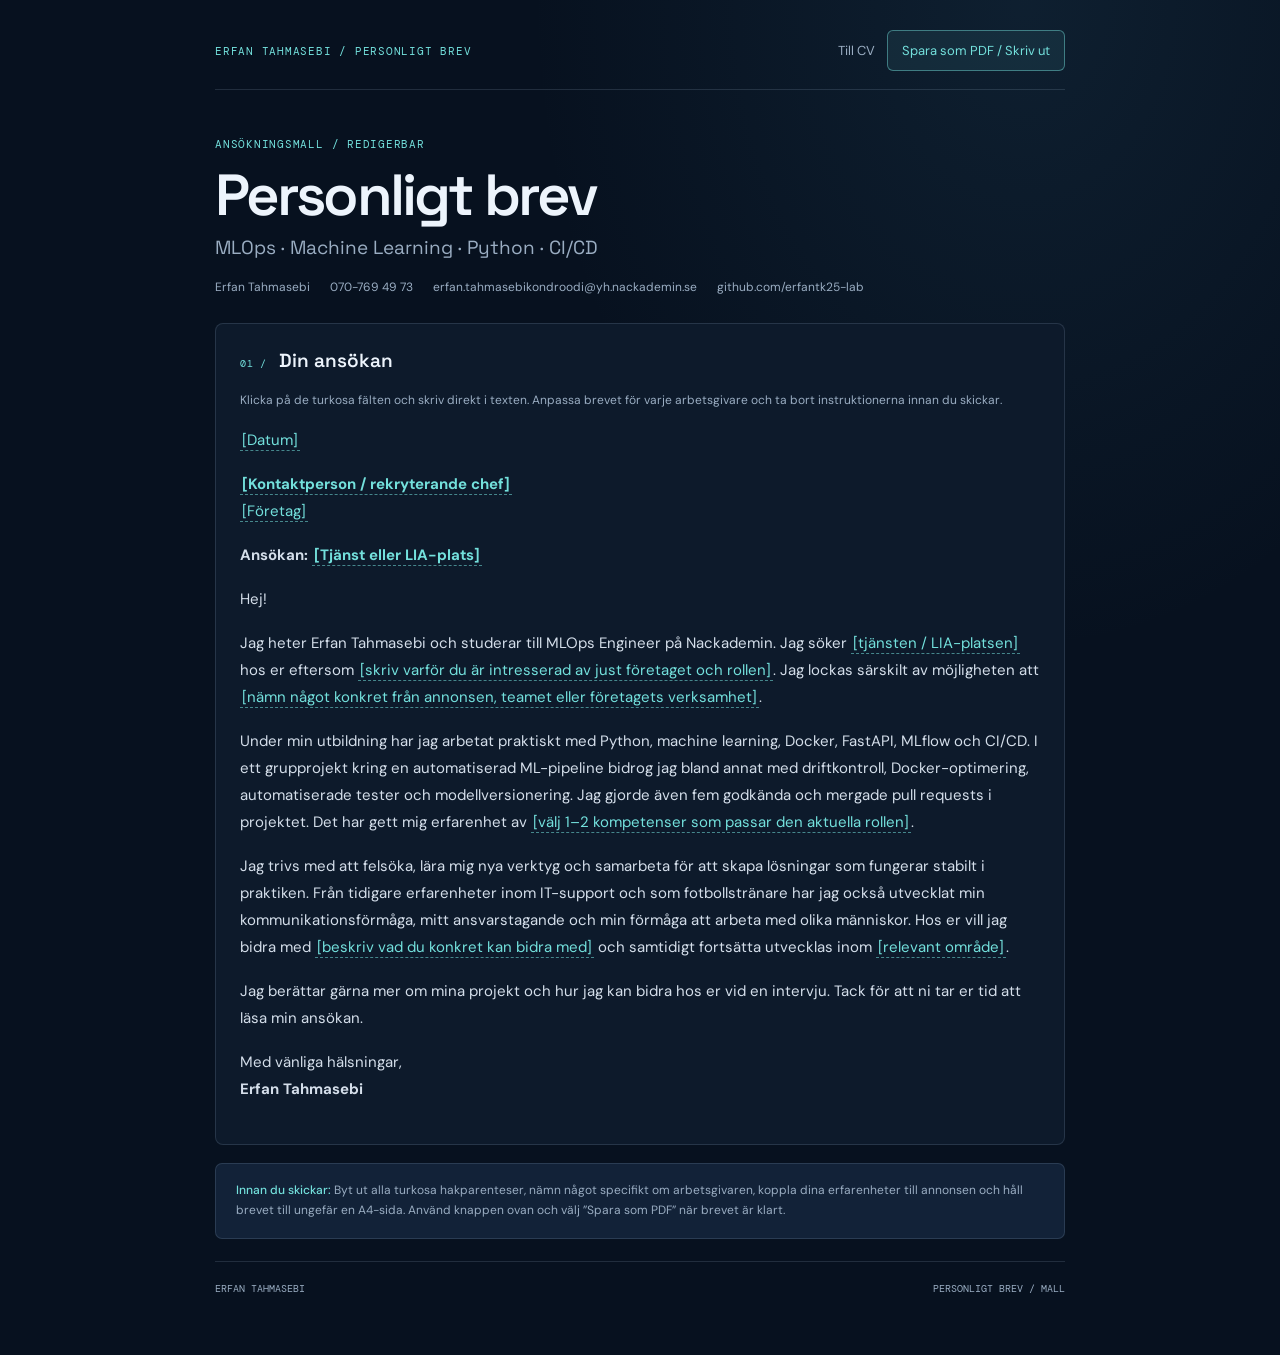
<file: personligt-brev/index.html>
<!DOCTYPE html>
<html lang="sv">
<head>
  <meta charset="UTF-8">
  <meta name="viewport" content="width=device-width, initial-scale=1.0">
  <meta name="description" content="Mall för personligt brev – Erfan Tahmasebi.">
  <meta name="theme-color" content="#07111f">
  <title>Personligt brev – Erfan Tahmasebi</title>
  <link rel="preconnect" href="https://fonts.googleapis.com">
  <link rel="preconnect" href="https://fonts.gstatic.com" crossorigin>
  <link href="https://fonts.googleapis.com/css2?family=DM+Mono:wght@400;500&family=DM+Sans:wght@400;500;600;700&family=Space+Grotesk:wght@400;500;600;700&display=swap" rel="stylesheet">
  <style>
    :root {
      --bg:#07111f; --surface:#0d1a2b; --surface-light:#122238;
      --text:#edf4fc; --muted:#9aadc2; --accent:#73e0dc;
      --border:rgba(180,205,230,.15);
      --mono:"DM Mono",monospace; --body:"DM Sans",sans-serif;
      --heading:"Space Grotesk",sans-serif;
    }
    * { box-sizing:border-box; }
    body {
      margin:0; background:radial-gradient(ellipse at 80% 0%,rgba(55,113,145,.15),transparent 34%),var(--bg);
      color:var(--text); font:15px/1.65 var(--body);
    }
    a { color:inherit; text-decoration:none; }
    a:hover { color:var(--accent); }
    .page { width:min(100% - 40px,850px); margin:auto; padding:30px 0 60px; }
    .topbar { display:flex; justify-content:space-between; align-items:center; gap:18px; padding-bottom:18px; border-bottom:1px solid var(--border); }
    .brand,.eyebrow,.label { font-family:var(--mono); text-transform:uppercase; letter-spacing:.07em; }
    .brand { color:var(--accent); font-size:11px; }
    .actions { display:flex; align-items:center; gap:12px; color:var(--muted); font-size:13px; }
    button { cursor:pointer; border:1px solid rgba(115,224,220,.45); background:rgba(115,224,220,.08); color:var(--accent); border-radius:6px; padding:9px 14px; font:inherit; }
    button:hover { background:rgba(115,224,220,.16); }
    .hero { padding:45px 0 25px; }
    .eyebrow { color:var(--accent); font-size:11px; margin:0 0 12px; }
    h1,h2,h3,p { margin-top:0; }
    h1 { font:600 clamp(36px,7vw,58px)/1.03 var(--heading); letter-spacing:-.05em; margin-bottom:10px; }
    .subtitle { color:var(--muted); font:19px var(--heading); margin-bottom:18px; }
    .contact { display:flex; flex-wrap:wrap; gap:8px 20px; color:var(--muted); font-size:12px; }
    .panel { padding:24px; background:var(--surface); border:1px solid var(--border); border-radius:8px; }
    .panel-head { display:flex; align-items:baseline; gap:12px; margin-bottom:18px; }
    .label { color:var(--accent); font-size:10px; }
    h2 { font:600 19px var(--heading); margin:0; }
    .hint { color:var(--muted); font-size:12px; margin:0 0 16px; }
    .letter { color:#d4deea; font-size:15px; line-height:1.8; }
    .letter p { margin:0 0 17px; }
    [contenteditable="true"] { outline:none; border-bottom:1px dashed rgba(115,224,220,.55); color:var(--text); padding:0 2px; min-width:50px; }
    [contenteditable="true"]:focus { background:rgba(115,224,220,.08); border-radius:3px; }
    .placeholder { color:var(--accent); }
    .tips { margin-top:18px; padding:17px 20px; background:var(--surface-light); border:1px solid var(--border); border-radius:7px; color:var(--muted); font-size:12px; }
    .tips strong { color:var(--accent); font-weight:500; }
    footer { display:flex; justify-content:space-between; gap:12px; padding-top:20px; margin-top:22px; border-top:1px solid var(--border); color:var(--muted); font:10px var(--mono); }
    @media(max-width:600px) { .page{width:calc(100% - 28px);padding-top:18px}.topbar{align-items:flex-start;flex-direction:column}.hero{padding:32px 0 20px}.panel{padding:17px}.letter{font-size:14px} }
    @page { size:A4 portrait; margin:16mm; }
    @media print {
      html,body { background:#07111f !important; color:#edf4fc !important; print-color-adjust:exact !important; -webkit-print-color-adjust:exact !important; }
      body { font-size:11pt; }
      .page { width:100%; max-width:none; padding:0; }
      .topbar { padding-bottom:10px; }
      .actions,.tips,.no-print { display:none !important; }
      .hero { padding:24px 0 18px; }
      h1 { font-size:32pt; }
      .panel { padding:18px; }
      .letter { font-size:11pt; line-height:1.65; }
      [contenteditable="true"] { border:0; background:none !important; }
      footer { margin-top:14px; }
    }
  </style>
</head>
<body>
  <main class="page">
    <nav class="topbar">
      <div class="brand">ERFAN TAHMASEBI / PERSONLIGT BREV</div>
      <div class="actions">
        <a href="../cv/">Till CV</a>
        <button type="button" onclick="window.print()">Spara som PDF / Skriv ut</button>
      </div>
    </nav>

    <header class="hero">
      <p class="eyebrow">ANSÖKNINGSMALL / REDIGERBAR</p>
      <h1>Personligt brev</h1>
      <p class="subtitle">MLOps · Machine Learning · Python · CI/CD</p>
      <div class="contact">
        <span>Erfan Tahmasebi</span>
        <span>070-769 49 73</span>
        <span>erfan.tahmasebikondroodi@yh.nackademin.se</span>
        <span>github.com/erfantk25-lab</span>
      </div>
    </header>

    <section class="panel">
      <div class="panel-head">
        <span class="label">01 /</span>
        <h2>Din ansökan</h2>
      </div>
      <p class="hint no-print">Klicka på de turkosa fälten och skriv direkt i texten. Anpassa brevet för varje arbetsgivare och ta bort instruktionerna innan du skickar.</p>

      <div class="letter">
        <p><span contenteditable="true" class="placeholder">[Datum]</span></p>
        <p>
          <strong><span contenteditable="true" class="placeholder">[Kontaktperson / rekryterande chef]</span></strong><br>
          <span contenteditable="true" class="placeholder">[Företag]</span>
        </p>
        <p><strong>Ansökan: <span contenteditable="true" class="placeholder">[Tjänst eller LIA-plats]</span></strong></p>

        <p>Hej!</p>

        <p>
          Jag heter Erfan Tahmasebi och studerar till MLOps Engineer på Nackademin.
          Jag söker <span contenteditable="true" class="placeholder">[tjänsten / LIA-platsen]</span>
          hos er eftersom <span contenteditable="true" class="placeholder">[skriv varför du är intresserad av just företaget och rollen]</span>.
          Jag lockas särskilt av möjligheten att <span contenteditable="true" class="placeholder">[nämn något konkret från annonsen, teamet eller företagets verksamhet]</span>.
        </p>

        <p>
          Under min utbildning har jag arbetat praktiskt med Python, machine learning,
          Docker, FastAPI, MLflow och CI/CD. I ett grupprojekt kring en automatiserad
          ML-pipeline bidrog jag bland annat med driftkontroll, Docker-optimering,
          automatiserade tester och modellversionering. Jag gjorde även fem godkända
          och mergade pull requests i projektet. Det har gett mig erfarenhet av
          <span contenteditable="true" class="placeholder">[välj 1–2 kompetenser som passar den aktuella rollen]</span>.
        </p>

        <p>
          Jag trivs med att felsöka, lära mig nya verktyg och samarbeta för att
          skapa lösningar som fungerar stabilt i praktiken. Från tidigare erfarenheter
          inom IT-support och som fotbollstränare har jag också utvecklat min
          kommunikationsförmåga, mitt ansvarstagande och min förmåga att arbeta med
          olika människor. Hos er vill jag bidra med <span contenteditable="true" class="placeholder">[beskriv vad du konkret kan bidra med]</span>
          och samtidigt fortsätta utvecklas inom <span contenteditable="true" class="placeholder">[relevant område]</span>.
        </p>

        <p>
          Jag berättar gärna mer om mina projekt och hur jag kan bidra hos er
          vid en intervju. Tack för att ni tar er tid att läsa min ansökan.
        </p>

        <p>Med vänliga hälsningar,<br><strong>Erfan Tahmasebi</strong></p>
      </div>
    </section>

    <aside class="tips no-print">
      <strong>Innan du skickar:</strong> Byt ut alla turkosa hakparenteser, nämn något specifikt om arbetsgivaren,
      koppla dina erfarenheter till annonsen och håll brevet till ungefär en A4-sida.
      Använd knappen ovan och välj ”Spara som PDF” när brevet är klart.
    </aside>

    <footer>
      <span>ERFAN TAHMASEBI</span>
      <span>PERSONLIGT BREV / MALL</span>
    </footer>
  </main>
</body>
</html>
</file>
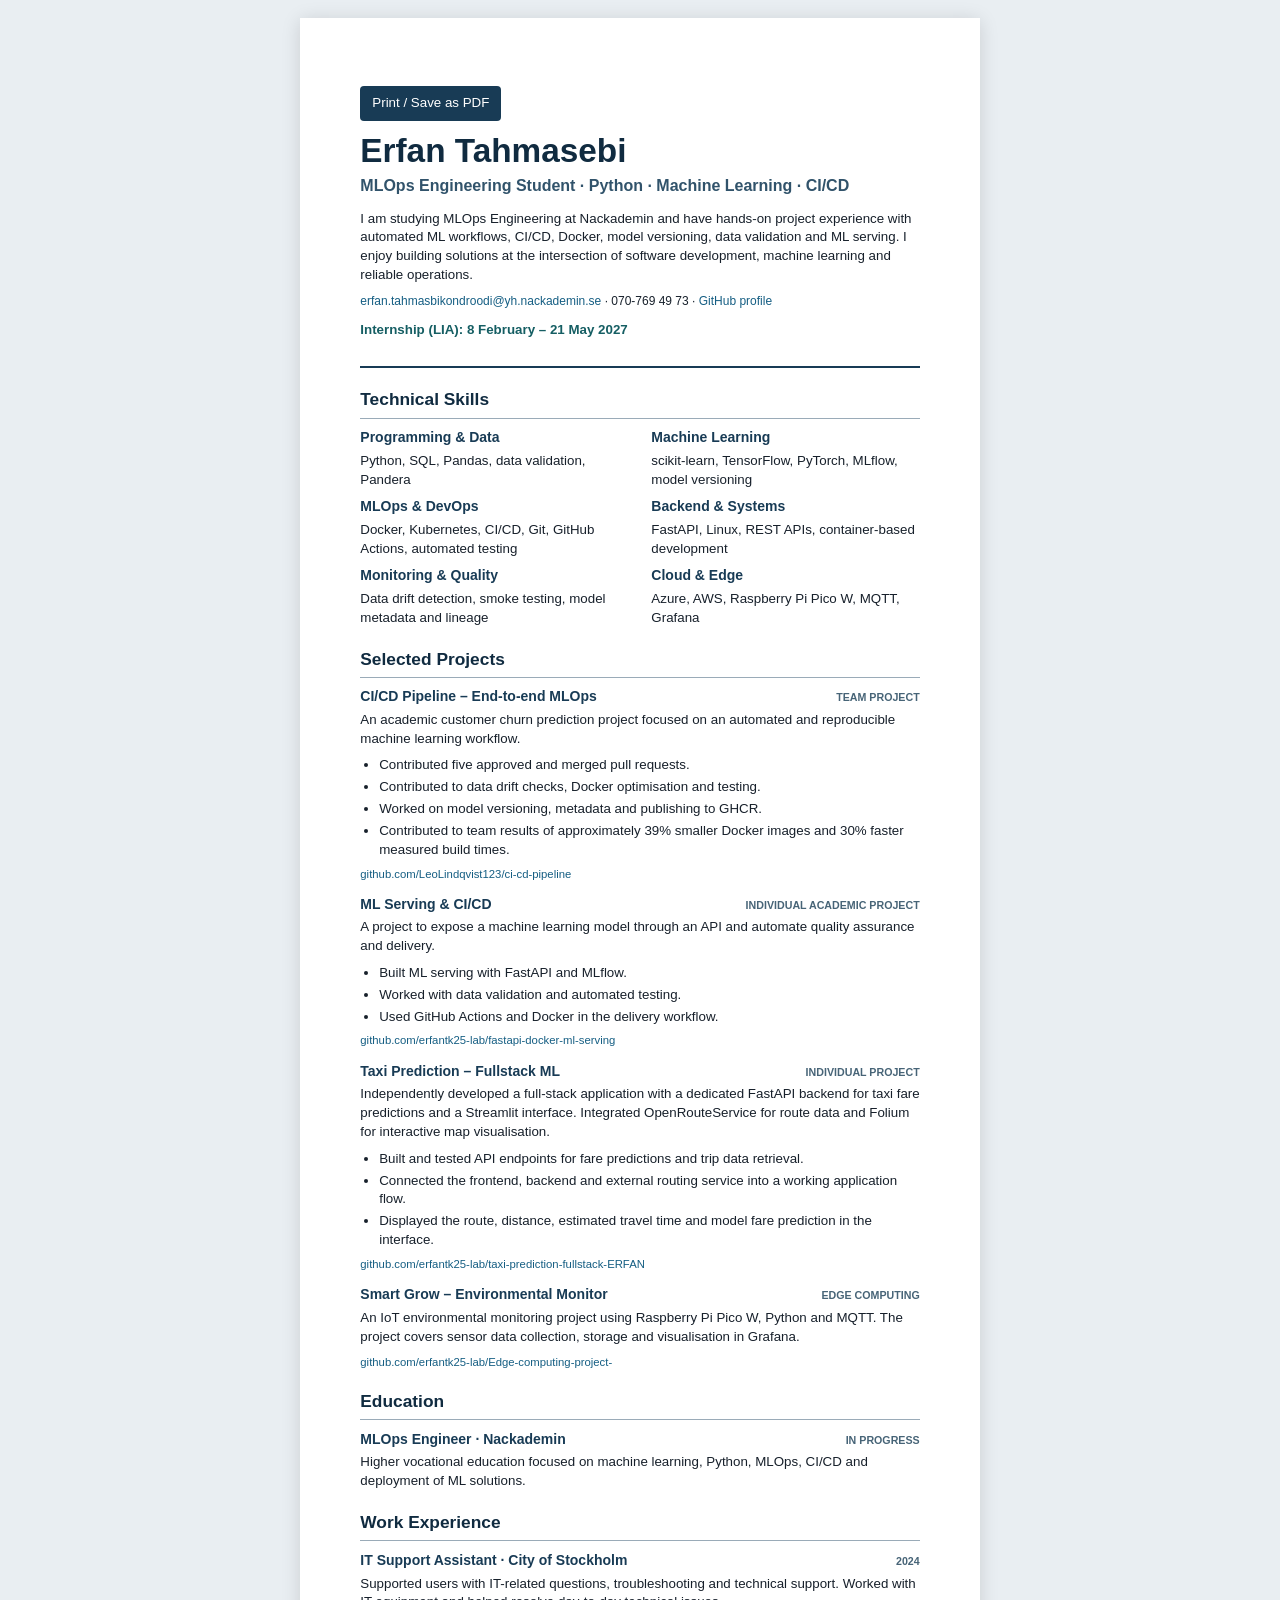
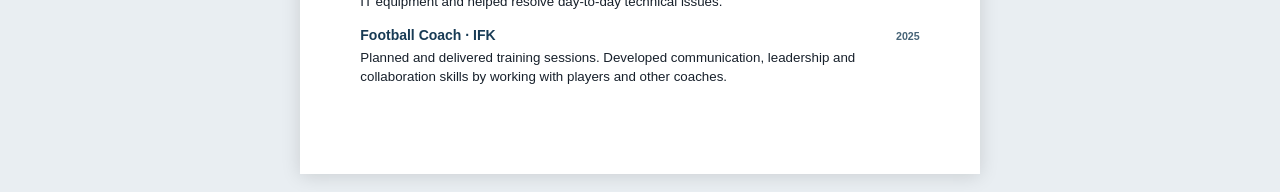
<file: cv/en/print.html>
<!doctype html>
<html lang="en">
<head>
<meta charset="utf-8">
<meta name="viewport" content="width=device-width, initial-scale=1">
<title>Erfan Tahmasebi – CV (Print)</title>
<style>
  @page { size: A4; margin: 15mm 16mm; }
  * { box-sizing: border-box; }
  body { margin: 0; color: #17202b; background: #fff; font: 10pt/1.42 Arial, Helvetica, sans-serif; }
  main { max-width: 180mm; margin: 0 auto; }
  header { border-bottom: 2px solid #183b55; padding-bottom: 5mm; margin-bottom: 5mm; }
  h1 { font-size: 25pt; line-height: 1.05; margin: 0 0 2mm; color: #102b40; }
  .role { font-size: 12pt; font-weight: 600; margin: 0 0 3mm; color: #31536b; }
  .contact { font-size: 9pt; overflow-wrap: anywhere; }
  .availability { margin-top: 3mm; font-weight: 700; color: #155e63; }
  section { margin: 0 0 5mm; break-inside: auto; }
  h2 { font-size: 13pt; color: #102b40; border-bottom: 1px solid #9aabb8; padding-bottom: 1.5mm; margin: 0 0 2.5mm; }
  h3 { font-size: 10.5pt; margin: 0 0 1mm; color: #183b55; }
  p { margin: 0 0 2mm; }
  .skills { display: grid; grid-template-columns: 1fr 1fr; gap: 2mm 6mm; }
  .skill p { margin: 0; }
  .project, .job { margin: 0 0 3.5mm; break-inside: avoid; }
  .project-head, .job-head { display: flex; justify-content: space-between; gap: 5mm; align-items: baseline; }
  .kind { font-size: 8pt; font-weight: 700; text-transform: uppercase; color: #476477; white-space: nowrap; }
  ul { margin: 1mm 0 1.5mm; padding-left: 5mm; }
  li { margin: 0 0 .8mm; }
  a { color: #155e83; text-decoration: none; overflow-wrap: anywhere; }
  .url { font-size: 8.5pt; }
  @media screen {
    body { background: #e9eef2; padding: 18px; }
    main { background: white; padding: 18mm 16mm; box-shadow: 0 2px 18px #0002; }
    .print { display: inline-block; margin: 0 0 12px; padding: 8px 12px; background: #183b55; color: white; border-radius: 4px; }
  }
  @media print { .print { display: none; } }
</style>
</head>
<body>
<main>
<a class="print" href="#" onclick="window.print();return false;">Print / Save as PDF</a>
<header>
<h1>Erfan Tahmasebi</h1>
<p class="role">MLOps Engineering Student · Python · Machine Learning · CI/CD</p>
<p>I am studying MLOps Engineering at Nackademin and have hands-on project experience with automated ML workflows, CI/CD, Docker, model versioning, data validation and ML serving. I enjoy building solutions at the intersection of software development, machine learning and reliable operations.</p>
<p class="contact"><a href="mailto:erfan.tahmasbikondroodi@yh.nackademin.se">erfan.tahmasbikondroodi@yh.nackademin.se</a> · 070-769 49 73 · <a href="https://github.com/erfantk25-lab">GitHub profile</a></p>
<p class="availability">Internship (LIA): 8 February – 21 May 2027</p>
</header>
<section>
<h2>Technical Skills</h2>
<div class="skills">
<div class="skill"><h3>Programming &amp; Data</h3><p>Python, SQL, Pandas, data validation, Pandera</p></div>
<div class="skill"><h3>Machine Learning</h3><p>scikit-learn, TensorFlow, PyTorch, MLflow, model versioning</p></div>
<div class="skill"><h3>MLOps &amp; DevOps</h3><p>Docker, Kubernetes, CI/CD, Git, GitHub Actions, automated testing</p></div>
<div class="skill"><h3>Backend &amp; Systems</h3><p>FastAPI, Linux, REST APIs, container-based development</p></div>
<div class="skill"><h3>Monitoring &amp; Quality</h3><p>Data drift detection, smoke testing, model metadata and lineage</p></div>
<div class="skill"><h3>Cloud &amp; Edge</h3><p>Azure, AWS, Raspberry Pi Pico W, MQTT, Grafana</p></div>
</div>
</section>
<section>
<h2>Selected Projects</h2>
<article class="project">
<div class="project-head"><h3>CI/CD Pipeline – End-to-end MLOps</h3><span class="kind">Team Project</span></div>
<p>An academic customer churn prediction project focused on an automated and reproducible machine learning workflow.</p>
<ul><li>Contributed five approved and merged pull requests.</li><li>Contributed to data drift checks, Docker optimisation and testing.</li><li>Worked on model versioning, metadata and publishing to GHCR.</li><li>Contributed to team results of approximately 39% smaller Docker images and 30% faster measured build times.</li></ul>
<p class="url"><a href="https://github.com/LeoLindqvist123/ci-cd-pipeline">github.com/LeoLindqvist123/ci-cd-pipeline</a></p>
</article>
<article class="project">
<div class="project-head"><h3>ML Serving &amp; CI/CD</h3><span class="kind">Individual Academic Project</span></div>
<p>A project to expose a machine learning model through an API and automate quality assurance and delivery.</p>
<ul><li>Built ML serving with FastAPI and MLflow.</li><li>Worked with data validation and automated testing.</li><li>Used GitHub Actions and Docker in the delivery workflow.</li></ul>
<p class="url"><a href="https://github.com/erfantk25-lab/fastapi-docker-ml-serving">github.com/erfantk25-lab/fastapi-docker-ml-serving</a></p>
</article>
<article class="project">
<div class="project-head"><h3>Taxi Prediction – Fullstack ML</h3><span class="kind">Individual Project</span></div>
<p>Independently developed a full-stack application with a dedicated FastAPI backend for taxi fare predictions and a Streamlit interface. Integrated OpenRouteService for route data and Folium for interactive map visualisation.</p>
<ul><li>Built and tested API endpoints for fare predictions and trip data retrieval.</li><li>Connected the frontend, backend and external routing service into a working application flow.</li><li>Displayed the route, distance, estimated travel time and model fare prediction in the interface.</li></ul>
<p class="url"><a href="https://github.com/erfantk25-lab/taxi-prediction-fullstack-ERFAN">github.com/erfantk25-lab/taxi-prediction-fullstack-ERFAN</a></p>
</article>
<article class="project">
<div class="project-head"><h3>Smart Grow – Environmental Monitor</h3><span class="kind">Edge Computing</span></div>
<p>An IoT environmental monitoring project using Raspberry Pi Pico W, Python and MQTT. The project covers sensor data collection, storage and visualisation in Grafana.</p>
<p class="url"><a href="https://github.com/erfantk25-lab/Edge-computing-project-">github.com/erfantk25-lab/Edge-computing-project-</a></p>
</article>
</section>
<section>
<h2>Education</h2>
<article class="job"><div class="job-head"><h3>MLOps Engineer · Nackademin</h3><span class="kind">In Progress</span></div><p>Higher vocational education focused on machine learning, Python, MLOps, CI/CD and deployment of ML solutions.</p></article>
</section>
<section>
<h2>Work Experience</h2>
<article class="job"><div class="job-head"><h3>IT Support Assistant · City of Stockholm</h3><span class="kind">2024</span></div><p>Supported users with IT-related questions, troubleshooting and technical support. Worked with IT equipment and helped resolve day-to-day technical issues.</p></article>
<article class="job"><div class="job-head"><h3>Football Coach · IFK</h3><span class="kind">2025</span></div><p>Planned and delivered training sessions. Developed communication, leadership and collaboration skills by working with players and other coaches.</p></article>
</section>
</main>
</body>
</html>
</file>
